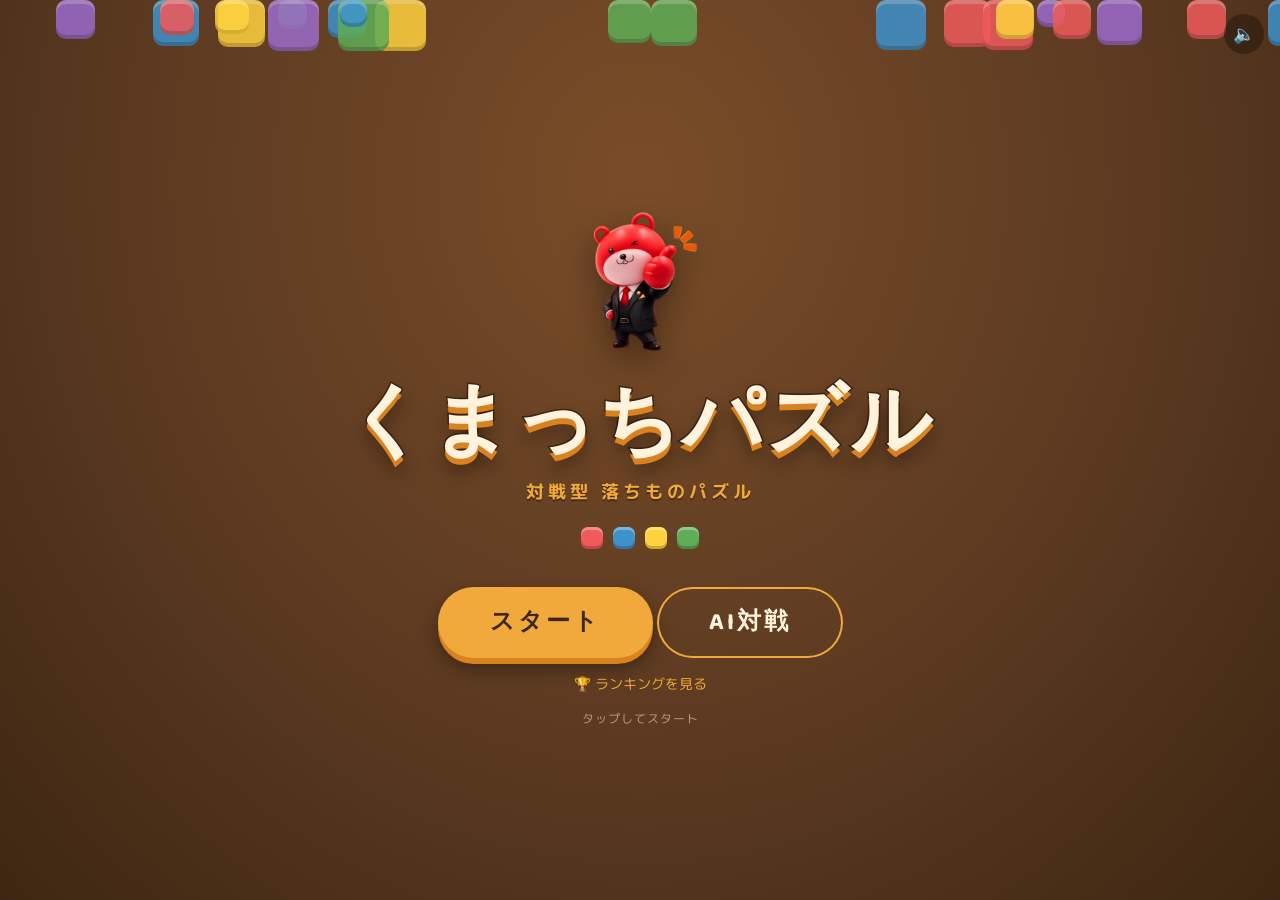
<file: index.html>
<!DOCTYPE html>
<html lang="ja">
<head>
<meta charset="UTF-8">
<meta name="viewport" content="width=device-width, initial-scale=1.0">
<title>くまっちパズル</title>
<link rel="stylesheet" href="src/css/style.css">
</head>
<body>
<div class="stage">
  <div class="blocks" id="blocks"></div>

  <div class="content">
    <img class="mascot" src="assets/images/kuma-mascot.png" alt="くまっちパズル マスコット">

    <div class="title-wrap">
      <h1>くまっちパズル</h1>
    </div>
    <div class="subtitle">対戦型 落ちものパズル</div>

    <div class="badge-row">
      <div class="badge"></div>
      <div class="badge"></div>
      <div class="badge"></div>
      <div class="badge"></div>
    </div>

    <button class="start-btn" id="start-btn">スタート</button>
    <button class="start-btn secondary" id="battle-btn">AI対戦</button>
    <a class="rank-nav-link" href="ranking.html">🏆 ランキングを見る</a>
    <div class="hint" id="hint">タップしてスタート</div>
  </div>
</div>

<audio id="bgm" src="assets/audio/title-bgm.mp3" loop preload="auto"></audio>
<button class="sound-toggle" id="sound-toggle" aria-label="音を再生">🔈</button>

<script src="src/js/title.js"></script>
</body>
</html>
</file>
<file: src/css/style.css>
@import url('https://fonts.googleapis.com/css2?family=Baloo+2:wght@500;700;800&family=M+PLUS+Rounded+1c:wght@500;700;900&display=swap');

:root{
  --honey: #F2A93B;
  --honey-dark: #D9821F;
  --choco: #5C3A21;
  --choco-deep: #3E2712;
  --cream: #FFF3DD;
  --red: #EF5B5B;
  --blue: #3E92CC;
  --yellow: #FFD23F;
  --green: #5FAD56;
  --purple: #9B6BCC;
}

*{ box-sizing: border-box; margin:0; padding:0; }

html,body{
  width:100%; height:100%;
  background: radial-gradient(ellipse at 50% 20%, #7a4d28 0%, var(--choco) 55%, var(--choco-deep) 100%);
  font-family: 'M PLUS Rounded 1c', sans-serif;
  overflow-x:hidden;
  overflow-y:auto;
}

.stage{
  position:relative;
  width:100%; min-height:100vh;
  display:flex; flex-direction:column; align-items:center; justify-content:center;
  padding:20px 0;
}

/* falling blocks background */
.blocks{
  position:absolute; inset:0; overflow:hidden; z-index:0;
}
.block{
  position:absolute;
  width:38px; height:38px;
  border-radius:10px;
  opacity:0.85;
  box-shadow: inset 0 -4px 0 rgba(0,0,0,0.18), inset 0 4px 0 rgba(255,255,255,0.25);
  animation: fall linear infinite;
}
@keyframes fall{
  0%{ transform: translateY(-60px) rotate(0deg); }
  100%{ transform: translateY(110vh) rotate(25deg); }
}

.content{ position:relative; z-index:2; text-align:center; }

.mascot{
  width: 210px; height:auto; margin:0 auto -6px;
  filter: drop-shadow(0 10px 16px rgba(0,0,0,0.4));
  animation: float 3.2s ease-in-out infinite;
}
@keyframes float{
  0%,100%{ transform: translateY(0) rotate(-1.5deg); }
  50%{ transform: translateY(-10px) rotate(1.5deg); }
}

.title-wrap{ position:relative; }

h1{
  font-family:'Baloo 2', sans-serif;
  font-weight:800;
  font-size: clamp(2.6rem, 9vw, 5rem);
  color: var(--cream);
  -webkit-text-stroke: 3px var(--choco-deep);
  paint-order: stroke fill;
  letter-spacing: 2px;
  line-height:1.05;
  text-shadow: 0 6px 0 var(--honey-dark), 0 12px 18px rgba(0,0,0,0.45);
  animation: pop 0.9s cubic-bezier(.34,1.56,.64,1) both;
}
@keyframes pop{
  0%{ transform: scale(0.4) rotate(-6deg); opacity:0; }
  60%{ transform: scale(1.08) rotate(2deg); opacity:1; }
  100%{ transform: scale(1) rotate(0deg); }
}

.subtitle{
  margin-top:10px;
  color: var(--honey);
  font-weight:700;
  font-size: clamp(0.85rem, 2.4vw, 1.15rem);
  letter-spacing: 4px;
  text-shadow: 0 2px 0 rgba(0,0,0,0.3);
}

.badge-row{
  margin-top:22px;
  display:flex; gap:10px; justify-content:center; flex-wrap:wrap;
}
.badge{
  width:22px; height:22px; border-radius:7px;
  box-shadow: inset 0 -3px 0 rgba(0,0,0,0.2), inset 0 3px 0 rgba(255,255,255,0.3);
  animation: bounce 1.6s ease-in-out infinite;
}
.badge:nth-child(1){ background:var(--red); animation-delay:0s; }
.badge:nth-child(2){ background:var(--blue); animation-delay:0.15s; }
.badge:nth-child(3){ background:var(--yellow); animation-delay:0.3s; }
.badge:nth-child(4){ background:var(--green); animation-delay:0.45s; }
@keyframes bounce{
  0%,100%{ transform: translateY(0); }
  50%{ transform: translateY(-10px); }
}

.start-btn{
  margin-top:38px;
  font-family:'Baloo 2', sans-serif;
  font-weight:700;
  font-size: clamp(1.1rem, 3vw, 1.5rem);
  color: var(--choco-deep);
  background: var(--honey);
  border: none;
  padding: 16px 52px;
  border-radius: 999px;
  cursor:pointer;
  box-shadow: 0 6px 0 var(--honey-dark), 0 10px 20px rgba(0,0,0,0.4);
  transition: transform 0.12s ease, box-shadow 0.12s ease;
  letter-spacing: 3px;
}
.start-btn:hover{ transform: translateY(-2px); }
.start-btn:active{
  transform: translateY(4px);
  box-shadow: 0 2px 0 var(--honey-dark), 0 4px 10px rgba(0,0,0,0.4);
}
.start-btn.secondary{
  margin-top:14px;
  background: transparent;
  color: var(--cream);
  box-shadow: inset 0 0 0 2px var(--honey);
}
.start-btn.secondary:active{
  box-shadow: inset 0 0 0 2px var(--honey);
}
.rank-nav-link{
  display:block;
  margin-top:16px;
  color: var(--honey);
  font-size:0.85rem;
  text-decoration:none;
}

.sound-toggle{
  position:fixed;
  top:14px;
  right:16px;
  width:40px;
  height:40px;
  border-radius:50%;
  border:none;
  background: rgba(0,0,0,0.3);
  color: var(--cream);
  font-size:1.1rem;
  cursor:pointer;
  z-index:10;
  transition: transform 0.12s ease, background 0.12s ease;
}
.sound-toggle:hover{ transform: scale(1.08); background: rgba(0,0,0,0.45); }

.hint{
  margin-top:16px;
  color: rgba(255,243,221,0.55);
  font-size:0.78rem;
  letter-spacing:1px;
  animation: blink 1.8s ease-in-out infinite;
}
@keyframes blink{
  0%,100%{ opacity:0.55; } 50%{ opacity:1; }
}

@media (prefers-reduced-motion: reduce){
  .block, .badge, h1, .hint{ animation: none !important; }
}

/* スマホ横画面(landscape)で高さが足りない場合、画面内に収まるようコンパクト化する */
@media (orientation: landscape) and (max-height: 520px){
  .stage{ padding:12px 0; }
  .mascot{ width:100px; margin-bottom:-4px; }
  h1{ font-size: clamp(1.6rem, 6vw, 2.4rem); }
  .subtitle{ margin-top:4px; font-size:0.75rem; letter-spacing:2px; }
  .badge-row{ margin-top:10px; }
  .badge{ width:16px; height:16px; }
  .start-btn{ margin-top:14px; padding:10px 34px; font-size:1rem; }
  .start-btn.secondary{ margin-top:8px; }
  .rank-nav-link{ margin-top:8px; }
  .hint{ margin-top:8px; }
}
</file>
